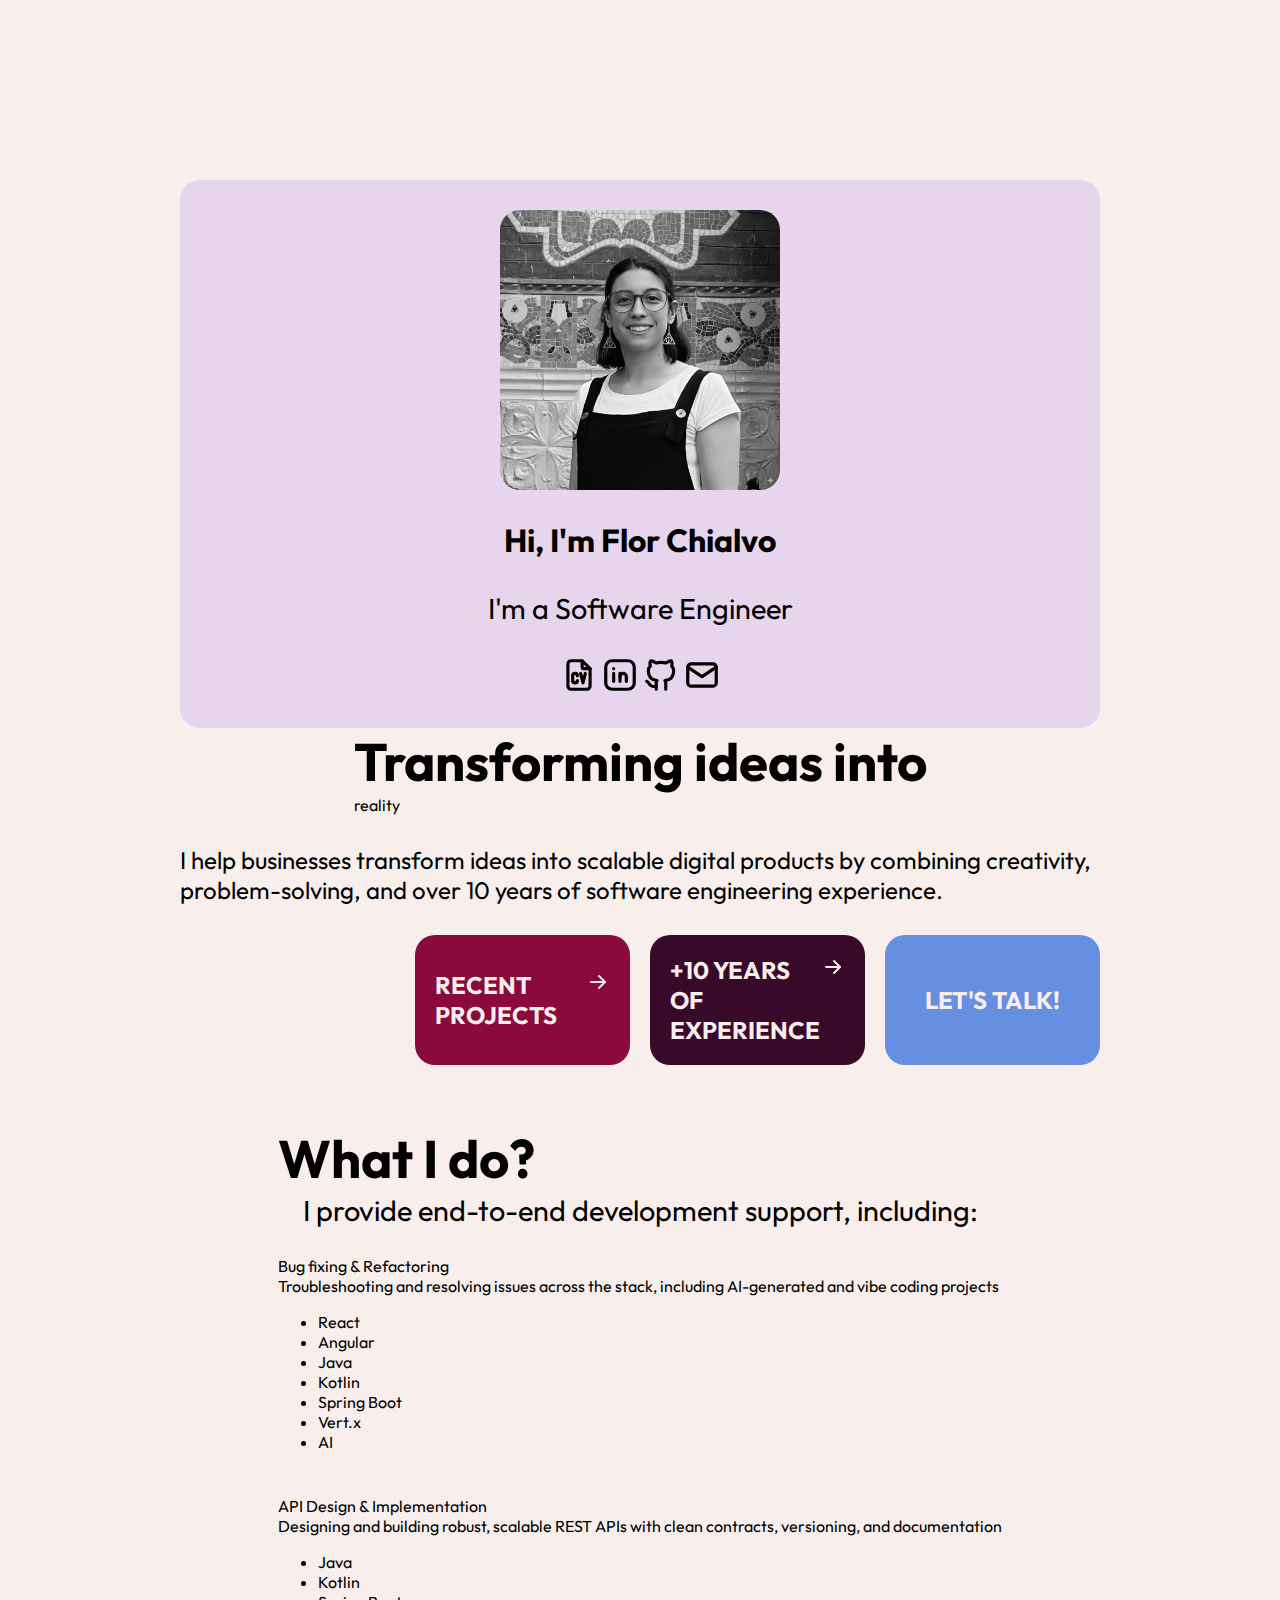
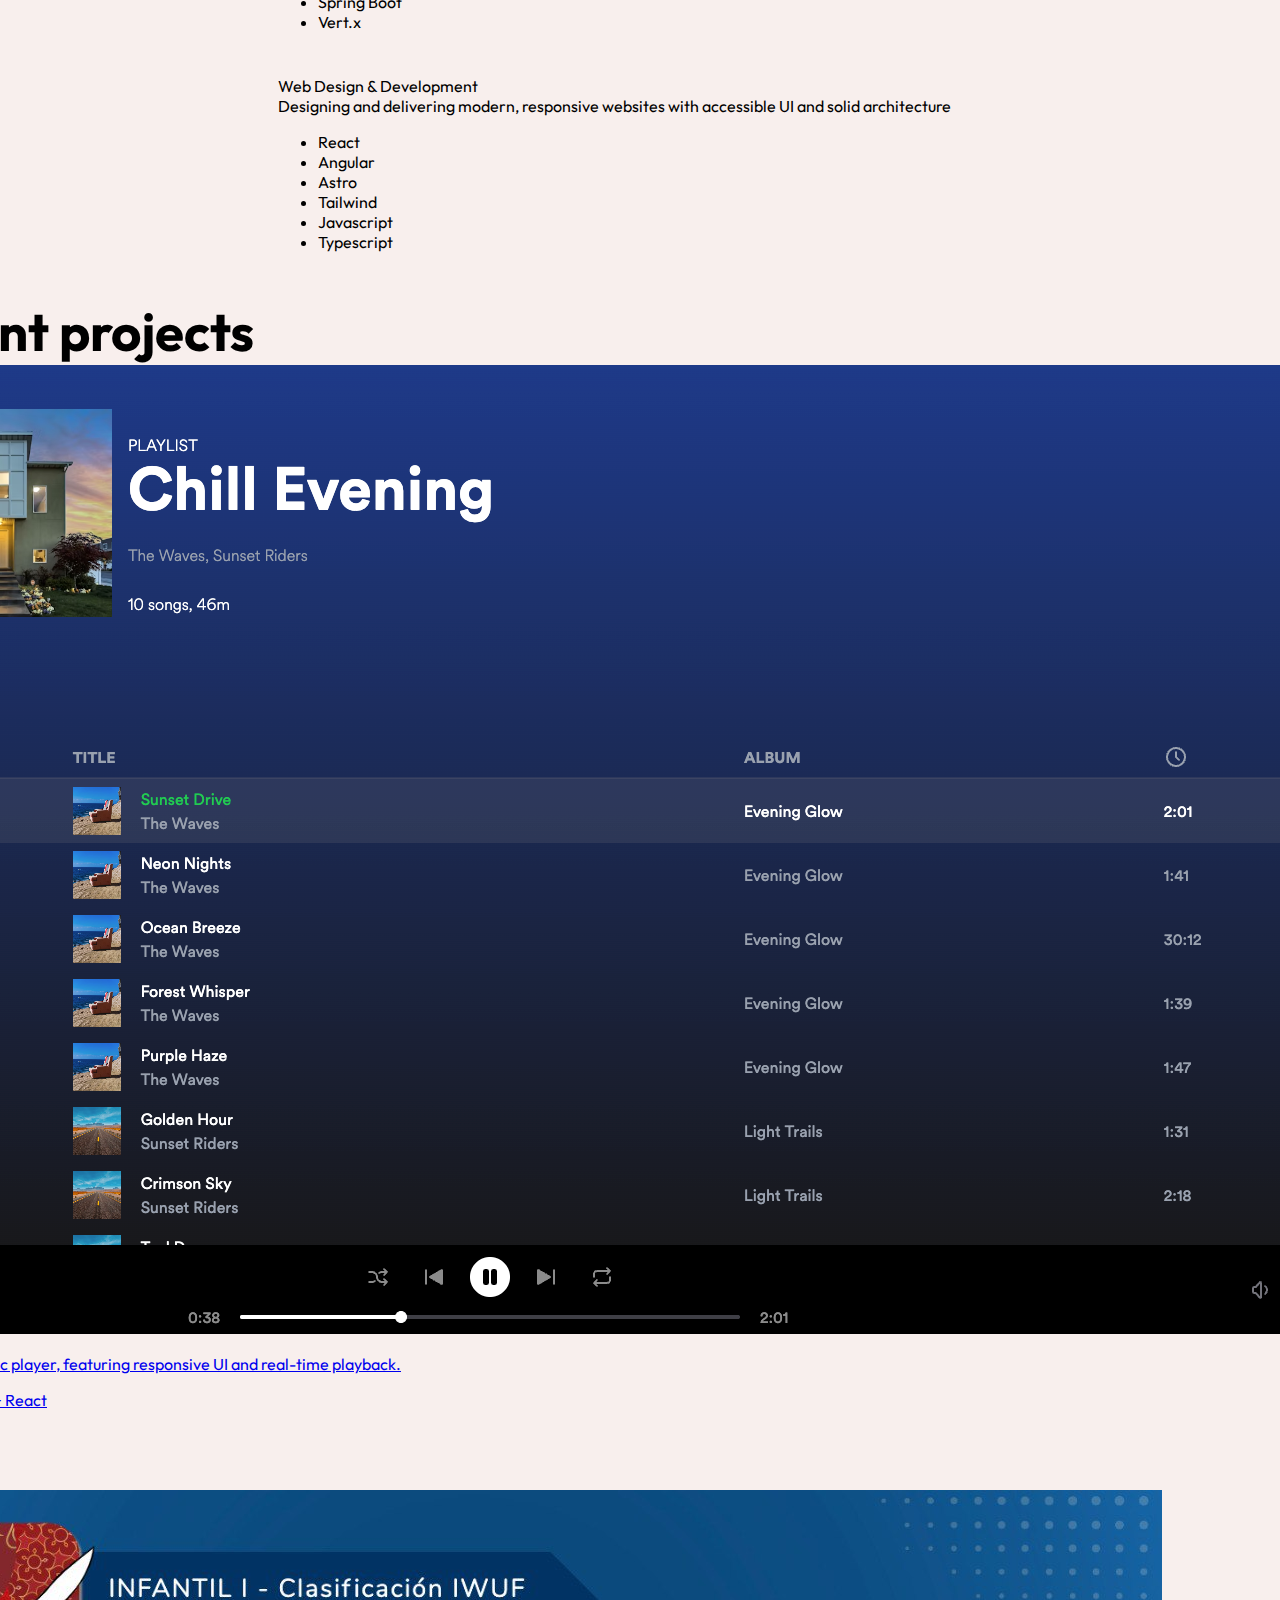
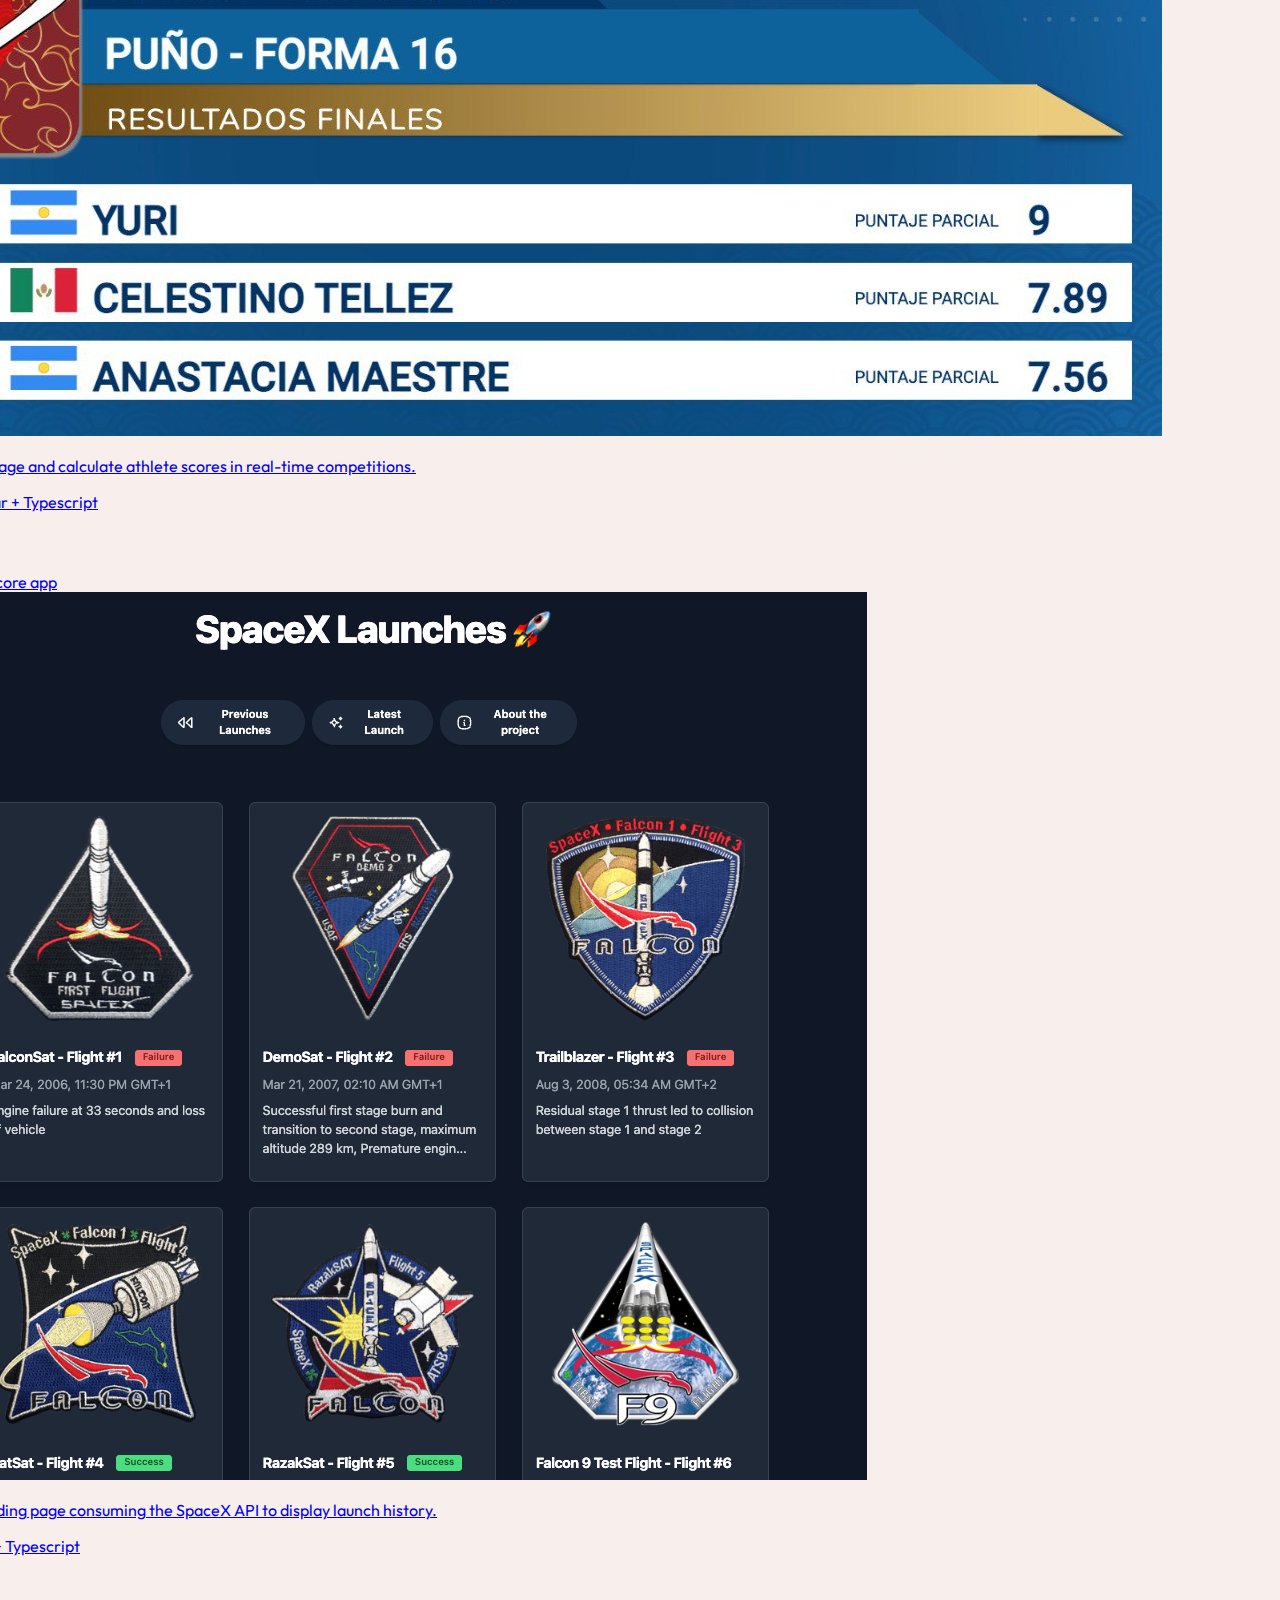
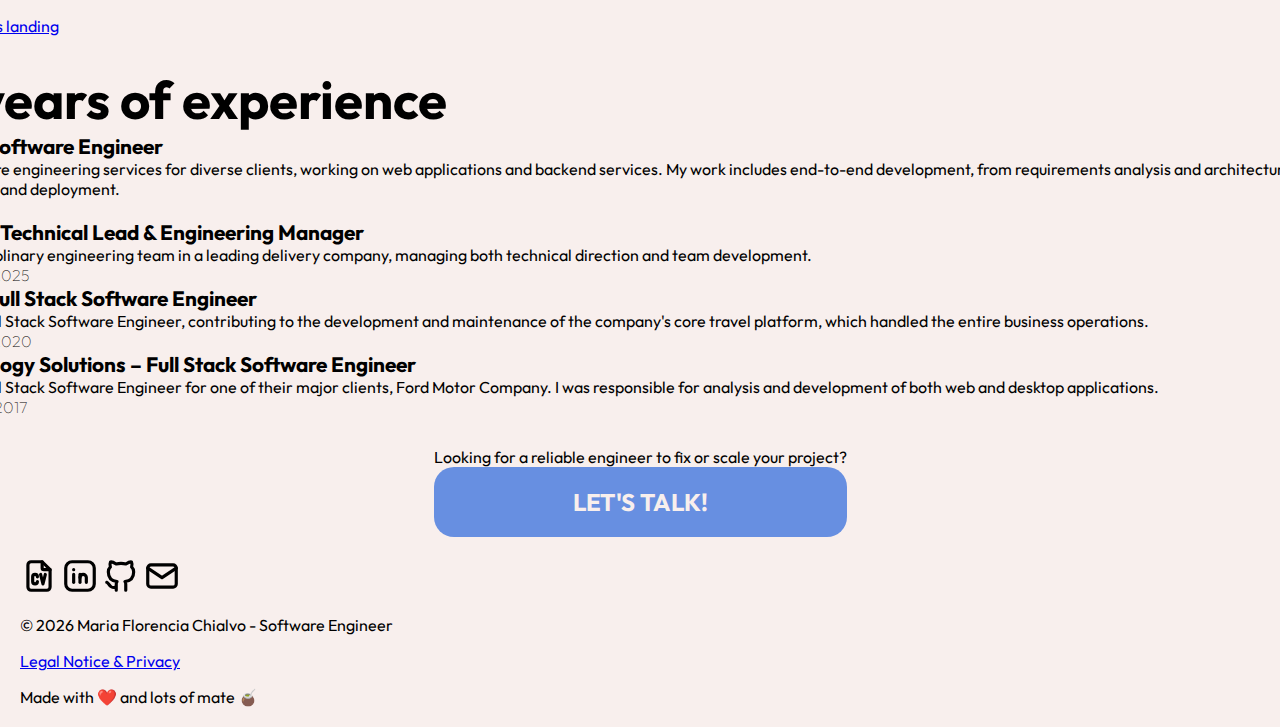
<file: index.html>
<!DOCTYPE html>
<html lang="en">

<head>
    <meta charset="UTF-8" />
    <meta name="viewport" content="width=device-width, initial-scale=1.0" />
    <title>Flor Chialvo - Software engineer freelancer, +10 years of experience | Web development </title>
    <meta name="description" content="Software engineer with +10 years of experience specializing in web development, API design, and bug fixing. Helping businesses transform ideas into scalable digital products using React, Angular, Java, and more.">
    <meta name="keywords" content="software engineer, freelancer, web development, API design, full stack developer, React, Angular, Java, Kotlin">
    <meta name="author" content="Maria Florencia Chialvo">
    <meta name="robots" content="index, follow">
    <meta name="google-site-verification" content="YblxzTEDmWrF8LyiA-99-ymofE1KCnouth_f-UUG0XE" />
	<meta name="theme-color" content="#8b0a3c"> 
    
    <meta property="og:url" content="https://florchial.github.io/about-me/">
    <meta property="og:type" content="website">
    <meta property="og:title" content="Flor Chialvo - Software Engineer freelancer | Web Development, API design and more...">
    <meta property="og:description" content="Software engineer with +10 years of experience specializing in web development, API design, and bug fixing.">
    <meta property="og:image" content="https://opengraph.b-cdn.net/production/images/cc0395c3-60d1-4d48-9b48-1987c5b6ea3b.png?token=F-rS5ltEDuI5r-HvCQqW8FuNJK2kA6BA2le_E4GmoVw&height=529&width=1200&expires=33294204571">
    
    <meta name="twitter:card" content="summary">
    <meta property="twitter:domain" content="florchial.github.io">
    <meta property="twitter:url" content="https://florchial.github.io/about-me/">
    <meta name="twitter:title" content="Flor Chialvo - Software Engineer freelancer | Web Development, API design and more...">
    <meta name="twitter:description" content="Software engineer with +10 years of experience specializing in web development, API design, and bug fixing.">
    <meta name="twitter:image" content="https://opengraph.b-cdn.net/production/images/cc0395c3-60d1-4d48-9b48-1987c5b6ea3b.png?token=F-rS5ltEDuI5r-HvCQqW8FuNJK2kA6BA2le_E4GmoVw&height=529&width=1200&expires=33294204571">

    <link rel="preconnect" href="https://fonts.googleapis.com">
    <link rel="preconnect" href="https://fonts.gstatic.com" crossorigin>
    <link href="https://fonts.googleapis.com/css2?family=Outfit:wght@100..900&display=swap" rel="stylesheet">
    <link rel="stylesheet" href="./docs/assets/css/style.css" />
    <link rel="icon" type="image/png" sizes="32x32" href="./docs/assets/img/favicon.png">
    <link rel="sitemap" type="application/xml" title="Sitemap" href="/sitemap.xml">
</head>

<body>
    <main>
        <section class="main-content">
            <article class="presentation">
                <aside class="personal-information">
                    <img class="profile-photo" src="./docs/assets/img/profile-photo.jpeg" alt="Maria Florencia Chialvo software Engineer profile photo" />
                    <header class="name">Hi, I'm Flor Chialvo</header>
                    <div class="subtitle">I'm a Software Engineer</div>
                    <footer class="contact">
                        <a href="./docs/assets/files/chialvo-mf-cv.pdf" target="_blank">
                            <svg width="24" height="24" viewBox="0 0 24 24" fill="none" stroke="currentColor"
                                stroke-width="2" stroke-linecap="round" stroke-linejoin="round"
                                class="icon icon-tabler icons-tabler-outline icon-tabler-file-cv">
                                <path stroke="none" d="M0 0h24v24H0z" fill="none" />
                                <path d="M14 3v4a1 1 0 0 0 1 1h4" />
                                <path d="M17 21h-10a2 2 0 0 1 -2 -2v-14a2 2 0 0 1 2 -2h7l5 5v11a2 2 0 0 1 -2 2z" />
                                <path d="M11 12.5a1.5 1.5 0 0 0 -3 0v3a1.5 1.5 0 0 0 3 0" />
                                <path d="M13 11l1.5 6l1.5 -6" />
                            </svg>
                        </a>
                        <a href="https://www.linkedin.com/in/maria-florencia-chialvo-75b77b143/" target="_blank">
                            <svg width="24" height="24" viewBox="0 0 24 24" fill="none" stroke-width="2"
                                stroke-linecap="round" stroke-linejoin="round"
                                class="icon icon-tabler icons-tabler-outline icon-tabler-brand-linkedin">
                                <path stroke="none" d="M0 0h24v24H0z" fill="none" />
                                <path d="M8 11v5" />
                                <path d="M8 8v.01" />
                                <path d="M12 16v-5" />
                                <path d="M16 16v-3a2 2 0 1 0 -4 0" />
                                <path d="M3 7a4 4 0 0 1 4 -4h10a4 4 0 0 1 4 4v10a4 4 0 0 1 -4 4h-10a4 4 0 0 1 -4 -4z" />
                            </svg>
                        </a>
                        <a href="https://github.com/florchial" target="_blank">
                            <svg width="24" height="24" viewBox="0 0 24 24" fill="none" stroke-width="2"
                                stroke-linecap="round" stroke-linejoin="round"
                                class="icon icon-tabler icons-tabler-outline icon-tabler-brand-github">
                                <path stroke="none" d="M0 0h24v24H0z" fill="none" />
                                <path
                                    d="M9 19c-4.3 1.4 -4.3 -2.5 -6 -3m12 5v-3.5c0 -1 .1 -1.4 -.5 -2c2.8 -.3 5.5 -1.4 5.5 -6a4.6 4.6 0 0 0 -1.3 -3.2a4.2 4.2 0 0 0 -.1 -3.2s-1.1 -.3 -3.5 1.3a12.3 12.3 0 0 0 -6.2 0c-2.4 -1.6 -3.5 -1.3 -3.5 -1.3a4.2 4.2 0 0 0 -.1 3.2a4.6 4.6 0 0 0 -1.3 3.2c0 4.6 2.7 5.7 5.5 6c-.6 .6 -.6 1.2 -.5 2v3.5" />
                            </svg>
                        </a>
                        <a href="mailto:mf.chialvo@gmail.com" target="_blank">
                            <svg width="24" height="24" viewBox="0 0 24 24" fill="none" stroke="currentColor"
                                stroke-width="2" stroke-linecap="round" stroke-linejoin="round"
                                class="icon icon-tabler icons-tabler-outline icon-tabler-mail">
                                <path stroke="none" d="M0 0h24v24H0z" fill="none" />
                                <path
                                    d="M3 7a2 2 0 0 1 2 -2h14a2 2 0 0 1 2 2v10a2 2 0 0 1 -2 2h-14a2 2 0 0 1 -2 -2v-10z" />
                                <path d="M3 7l9 6l9 -6" />
                            </svg>
                        </a>
                    </footer>
                </aside>
                <div class="experience-and-proyects">
                    <div class="presentation-title">
                        <div class="title"> Transforming ideas into </div>
                        <div class="reality">reality</div>
                    </div>
                    <div class="abstract">
                        I help businesses transform ideas into scalable digital products by combining creativity,
                        problem-solving, and over 10 years of software engineering experience.
                    </div>
                    <div class="highlights">
                        <a class="highlight" id="whatido-highlight" href="#whatido-detail">
                            <div class="highlight-link">
                                <div>WHAT I DO?</div>
                                <svg class="highlight-icon" width="24" height="24" viewBox="0 0 24 24" fill="none"
                                    stroke="currentColor" stroke-width="2" stroke-linecap="round"
                                    stroke-linejoin="round"
                                    class="icon icon-tabler icons-tabler-outline icon-tabler-arrow-right">
                                    <path stroke="none" d="M0 0h24v24H0z" fill="none" />
                                    <path d="M5 12l14 0" />
                                    <path d="M13 18l6 -6" />
                                    <path d="M13 6l6 6" />
                                </svg>

                            </div>
                        </a>
                        <a class="highlight" id="projects-highlight" href="#projects-detail">
                            <div class="highlight-link">
                                <div>RECENT PROJECTS</div>
                                <svg class="highlight-icon" width="24" height="24" viewBox="0 0 24 24" fill="none"
                                    stroke="currentColor" stroke-width="2" stroke-linecap="round"
                                    stroke-linejoin="round"
                                    class="icon icon-tabler icons-tabler-outline icon-tabler-arrow-right">
                                    <path stroke="none" d="M0 0h24v24H0z" fill="none" />
                                    <path d="M5 12l14 0" />
                                    <path d="M13 18l6 -6" />
                                    <path d="M13 6l6 6" />
                                </svg>
                            </div>
                        </a>
                        <a class="highlight" id="experience-highlight" href="#experience-detail">
                            <div class="highlight-link">
                                <div>+10 YEARS OF EXPERIENCE</div>
                                <svg class="highlight-icon" width="24" height="24" viewBox="0 0 24 24" fill="none"
                                    stroke="currentColor" stroke-width="2" stroke-linecap="round"
                                    stroke-linejoin="round"
                                    class="icon icon-tabler icons-tabler-outline icon-tabler-arrow-right">
                                    <path stroke="none" d="M0 0h24v24H0z" fill="none" />
                                    <path d="M5 12l14 0" />
                                    <path d="M13 18l6 -6" />
                                    <path d="M13 6l6 6" />
                                </svg>

                            </div>
                        </a>
                        <a class="highlight" id="talk-highlight" href="mailto:mf.chialvo@gmail.com" target="_blank">
                            <div class="highlight-link">
                                <div>LET'S TALK!</div>
                            </div>
                        </a>
                    </div>
                </div>
            </article>
            <section class="content-detail">
                <div id="whatido-detail" class="detail">
                    <div class="title">What I do?</div>
                    <div class="subtitle">I provide end-to-end development support, including:</div>
                    <div class="services-grid">
                        <div class="service">
                            <div> <svg xmlns="http://www.w3.org/2000/svg" width="24" height="24" viewBox="0 0 24 24"
                                    fill="none" stroke-width="2" stroke-linecap="round" stroke-linejoin="round"
                                    class="icon icon-tabler icons-tabler-outline icon-tabler-bug">
                                    <path stroke="none" d="M0 0h24v24H0z" fill="none" />
                                    <path d="M9 9v-1a3 3 0 0 1 6 0v1" />
                                    <path d="M8 9h8a6 6 0 0 1 1 3v3a5 5 0 0 1 -10 0v-3a6 6 0 0 1 1 -3" />
                                    <path d="M3 13l4 0" />
                                    <path d="M17 13l4 0" />
                                    <path d="M12 20l0 -6" />
                                    <path d="M4 19l3.35 -2" />
                                    <path d="M20 19l-3.35 -2" />
                                    <path d="M4 7l3.75 2.4" />
                                    <path d="M20 7l-3.75 2.4" />
                                </svg> </div>
                            <div class="service-header">Bug fixing & Refactoring</div>
                            <div class="service-content">
                                Troubleshooting and resolving issues across the stack, including AI-generated and vibe
                                coding projects
                            </div>
                            <div></div>
                            <ul class="tags" aria-label="Technologies">
                                <li>React</li>
                                <li>Angular</li>
                                <li>Java</li>
                                <li>Kotlin</li>
                                <li>Spring Boot</li>
                                <li>Vert.x</li>
                                <li>AI</li>
                            </ul>
                        </div>
                        <div class="service">
                            <div>
                                <svg xmlns="http://www.w3.org/2000/svg" width="24" height="24" viewBox="0 0 24 24"
                                    fill="none" stroke="currentColor" stroke-width="2" stroke-linecap="round"
                                    stroke-linejoin="round"
                                    class="icon icon-tabler icons-tabler-outline icon-tabler-bulb">
                                    <path stroke="none" d="M0 0h24v24H0z" fill="none" />
                                    <path d="M3 12h1m8 -9v1m8 8h1m-15.4 -6.4l.7 .7m12.1 -.7l-.7 .7" />
                                    <path
                                        d="M9 16a5 5 0 1 1 6 0a3.5 3.5 0 0 0 -1 3a2 2 0 0 1 -4 0a3.5 3.5 0 0 0 -1 -3" />
                                    <path d="M9.7 17l4.6 0" />
                                </svg>
                            </div>
                            <div class="service-header">API Design & Implementation</div>
                            <div class="service-content">
                                Designing and building robust, scalable REST APIs with clean contracts, versioning, and
                                documentation
                            </div>
                            <ul class="tags" aria-label="Technologies">
                                <li>Java</li>
                                <li>Kotlin</li>
                                <li>Spring Boot</li>
                                <li>Vert.x</li>
                            </ul>
                        </div>
                        <div class="service">
                            <div>
                                <svg xmlns="http://www.w3.org/2000/svg" width="24" height="24" viewBox="0 0 24 24"
                                    fill="none" stroke="currentColor" stroke-width="2" stroke-linecap="round"
                                    stroke-linejoin="round"
                                    class="icon icon-tabler icons-tabler-outline icon-tabler-app-window">
                                    <path stroke="none" d="M0 0h24v24H0z" fill="none" />
                                    <path
                                        d="M3 5m0 2a2 2 0 0 1 2 -2h14a2 2 0 0 1 2 2v10a2 2 0 0 1 -2 2h-14a2 2 0 0 1 -2 -2z" />
                                    <path d="M6 8h.01" />
                                    <path d="M9 8h.01" />
                                </svg>
                            </div>
                            <div class="service-header">Web Design & Development</div>
                            <div class="service-content">
                                Designing and delivering modern, responsive websites with accessible UI and solid
                                architecture
                            </div>
                            <ul class="tags" aria-label="Technologies">
                                <li>React</li>
                                <li>Angular</li>
                                <li>Astro</li>
                                <li>Tailwind</li>
                                <li>Javascript</li>
                                <li>Typescript</li>
                            </ul>
                        </div>
                    </div>
                </div>
                <div id="projects-detail" class="detail">
                    <div class="title">Recent projects</div>
                    <div class="projects-grid">
                        <a href="https://github.com/florchial/spotify-astro-clone" target="_blank">
                            <div class="project">
                                <img class="project-photo" src="./docs/assets/img/music-player.png"
                                    alt="Screenshot of Spotify-like music player interface showing dark theme and playlist view" />
                                <div class="project-information">
                                    <p>Spotify-like music player, featuring responsive UI and real-time playback.</p>
                                    <p>Built with Astro + React</p>
                                    <p>View project
                                        <svg width="24" height="24" viewBox="0 0 24 24" fill="none" stroke-width="2"
                                            stroke-linecap="round" stroke-linejoin="round"
                                            class="icon icon-tabler icons-tabler-outline icon-tabler-trending-up">
                                            <path stroke="none" d="M0 0h24v24H0z" fill="none" />
                                            <path d="M3 17l6 -6l4 4l8 -8" />
                                            <path d="M14 7l7 0l0 7" />
                                        </svg>
                                    </p>
                                </div>
                                <div class="project-name">Music player</div>
                            </div>
                        </a>
                        <a href="https://github.com/florchial/athlete-scoring-app" target="_blank">
                            <div class="project">
                                <img class="project-photo" src="./docs/assets/img/athlete-score-app.jpg"
                                    alt="Screenshot of athlete scoring application showing competition leaderboard" />
                                <div class="project-information">
                                    <p>Web app to manage and calculate athlete scores in real-time competitions.</p>
                                    <p>Built with Angular + Typescript</p>
                                    <p>View project
                                        <svg width="24" height="24" viewBox="0 0 24 24" fill="none" stroke-width="2"
                                            stroke-linecap="round" stroke-linejoin="round"
                                            class="icon icon-tabler icons-tabler-outline icon-tabler-trending-up">
                                            <path stroke="none" d="M0 0h24v24H0z" fill="none" />
                                            <path d="M3 17l6 -6l4 4l8 -8" />
                                            <path d="M14 7l7 0l0 7" />
                                        </svg>
                                    </p>
                                </div>
                                <div class="project-name">Championship score app</div>
                            </div>
                        </a>

                    <a href="https://github.com/florchial/space-launches-website" target="_blank">
                        <div class="project">
                            <img class="project-photo" src="./docs/assets/img/spaceX-launches.png"
                                alt="Screenshot of SpaceX launches website displaying mission details and launch history" />
                            <div class="project-information">
                                <p>Data-driven landing page consuming the SpaceX API to display launch history.</p>
                                <p>Built with Astro + Typescript</p>
                                <p>View project
                                    <svg width="24" height="24" viewBox="0 0 24 24" fill="none" stroke-width="2"
                                        stroke-linecap="round" stroke-linejoin="round"
                                        class="icon icon-tabler icons-tabler-outline icon-tabler-trending-up">
                                        <path stroke="none" d="M0 0h24v24H0z" fill="none" />
                                        <path d="M3 17l6 -6l4 4l8 -8" />
                                        <path d="M14 7l7 0l0 7" />
                                    </svg>
                                </p>
                            </div>
                            <div class="project-name">SpaceX launches landing</div>
                        </div>
                    </a>
                </div>
                </div>
                <div id="experience-detail" class="detail">
                    <div class="title">+10 years of experience</div>
                    <div class="single-experience">
                        <div class="single-experience-header">Freelancer Software Engineer</div>
                        <div class="single-experience-content">
                            I provide software engineering services for diverse clients, working on web applications and
                            backend services. My work includes end-to-end development, from requirements analysis and
                            architecture design to implementation and deployment.
                        </div>
                        <div class="single-experience-date">Present</div>
                    </div>
                    <div class="single-experience">
                        <div class="single-experience-header">PedidosYa – Technical Lead & Engineering Manager</div>
                        <div class="single-experience-content">I led a multidisciplinary engineering team in a leading
                            delivery company, managing both
                            technical direction and team development.
                        </div>
                        <div class="single-experience-date">Jul 2020 - Mar 2025</div>
                    </div>
                    <div class="single-experience">
                        <div class="single-experience-header">Almundo – Full Stack Software Engineer</div>
                        <div class="single-experience-content">I worked as a Full Stack Software Engineer, contributing
                            to the development and maintenance of the company's core travel platform, which handled the
                            entire business operations.
                        </div>
                        <div class="single-experience-date">Nov 2017 - Jun 2020</div>
                    </div>
                    <div class="single-experience">
                        <div class="single-experience-header">BDF Technology Solutions – Full Stack Software Engineer
                        </div>
                        <div class="single-experience-content">
                            I worked as a Full Stack Software Engineer for one of their major clients, Ford Motor
                            Company. I was
                            responsible for analysis and development of both web and desktop applications.
                        </div>
                        <div class="single-experience-date">Mar 2014 - Oct 2017</div>
                    </div>
                </div>
                <div class="outro">
                    <div>Looking for a reliable engineer to fix or scale your project?</div>
                    <a class="highlight" id="talk-highlight" href="mailto:mf.chialvo@gmail.com" target="_blank">
                        <div class="highlight-link">
                            <div>LET'S TALK!</div>
                        </div>
                    </a>
                </div>
            </section>
        </section>
    </main>
    <footer>
        <div class="footer-content">
            <div class="contact-footer">
                <div class="contact">
                    <a href="./docs/assets/files/chialvo-mf-cv.pdf" target="_blank">
                        <svg width="24" height="24" viewBox="0 0 24 24" fill="none" stroke="currentColor"
                            stroke-width="2" stroke-linecap="round" stroke-linejoin="round"
                            class="icon icon-tabler icons-tabler-outline icon-tabler-file-cv">
                            <path stroke="none" d="M0 0h24v24H0z" fill="none" />
                            <path d="M14 3v4a1 1 0 0 0 1 1h4" />
                            <path d="M17 21h-10a2 2 0 0 1 -2 -2v-14a2 2 0 0 1 2 -2h7l5 5v11a2 2 0 0 1 -2 2z" />
                            <path d="M11 12.5a1.5 1.5 0 0 0 -3 0v3a1.5 1.5 0 0 0 3 0" />
                            <path d="M13 11l1.5 6l1.5 -6" />
                        </svg>
                    </a>
                    <a href="https://www.linkedin.com/in/maria-florencia-chialvo-75b77b143/" target="_blank">
                        <svg width="24" height="24" viewBox="0 0 24 24" fill="none" stroke-width="2"
                            stroke-linecap="round" stroke-linejoin="round"
                            class="icon icon-tabler icons-tabler-outline icon-tabler-brand-linkedin">
                            <path stroke="none" d="M0 0h24v24H0z" fill="none" />
                            <path d="M8 11v5" />
                            <path d="M8 8v.01" />
                            <path d="M12 16v-5" />
                            <path d="M16 16v-3a2 2 0 1 0 -4 0" />
                            <path d="M3 7a4 4 0 0 1 4 -4h10a4 4 0 0 1 4 4v10a4 4 0 0 1 -4 4h-10a4 4 0 0 1 -4 -4z" />
                        </svg>
                    </a>
                    <a href="https://github.com/florchial" target="_blank">
                        <svg width="24" height="24" viewBox="0 0 24 24" fill="none" stroke-width="2"
                            stroke-linecap="round" stroke-linejoin="round"
                            class="icon icon-tabler icons-tabler-outline icon-tabler-brand-github">
                            <path stroke="none" d="M0 0h24v24H0z" fill="none" />
                            <path
                                d="M9 19c-4.3 1.4 -4.3 -2.5 -6 -3m12 5v-3.5c0 -1 .1 -1.4 -.5 -2c2.8 -.3 5.5 -1.4 5.5 -6a4.6 4.6 0 0 0 -1.3 -3.2a4.2 4.2 0 0 0 -.1 -3.2s-1.1 -.3 -3.5 1.3a12.3 12.3 0 0 0 -6.2 0c-2.4 -1.6 -3.5 -1.3 -3.5 -1.3a4.2 4.2 0 0 0 -.1 3.2a4.6 4.6 0 0 0 -1.3 3.2c0 4.6 2.7 5.7 5.5 6c-.6 .6 -.6 1.2 -.5 2v3.5" />
                        </svg>
                    </a>
                    <a href="mailto:mf.chialvo@gmail.com" target="_blank">
                        <svg width="24" height="24" viewBox="0 0 24 24" fill="none" stroke="currentColor"
                            stroke-width="2" stroke-linecap="round" stroke-linejoin="round"
                            class="icon icon-tabler icons-tabler-outline icon-tabler-mail">
                            <path stroke="none" d="M0 0h24v24H0z" fill="none" />
                            <path d="M3 7a2 2 0 0 1 2 -2h14a2 2 0 0 1 2 2v10a2 2 0 0 1 -2 2h-14a2 2 0 0 1 -2 -2v-10z" />
                            <path d="M3 7l9 6l9 -6" />
                        </svg>
                    </a>
                </div>
            </div>
            <p>© <span id="year"></span> Maria Florencia Chialvo - Software Engineer</p>
            <p><a href="./legal-en.html" target="_blank" class="footer-anchor">Legal Notice & Privacy</a></p>
            <p>Made with ❤️ and lots of mate 🧉</p>
        </div>
    </footer>

    <script>
        document.getElementById("year").textContent = new Date().getFullYear();
    </script>
</body>

</html>
</file>
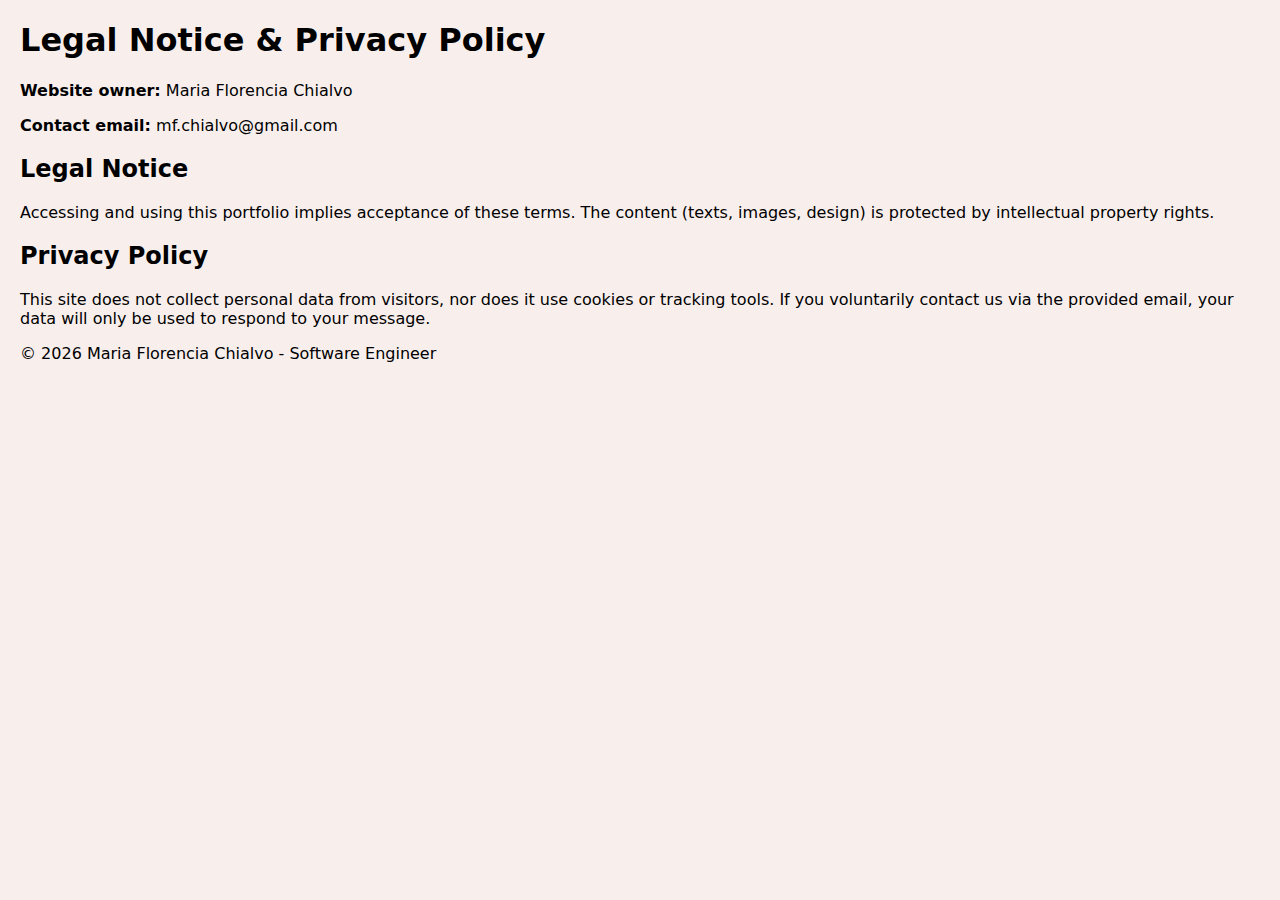
<file: legal-en.html>
<!DOCTYPE html>
<html lang="en">

<head>
    <meta charset="UTF-8">
    <meta name="viewport" content="width=device-width, initial-scale=1.0">
    <link rel="stylesheet" href="./docs/assets/css/style.css" />
    <title>Legal Notice & Privacy Policy</title>
</head>

<body>
    <div>
        <h1>Legal Notice & Privacy Policy</h1>

        <p><strong>Website owner:</strong> Maria Florencia Chialvo</p>
        <p><strong>Contact email:</strong> mf.chialvo@gmail.com</p>

        <h2>Legal Notice</h2>
        <p>Accessing and using this portfolio implies acceptance of these terms. The content (texts, images, design) is
            protected by intellectual property rights.</p>

        <h2>Privacy Policy</h2>
        <p>This site does not collect personal data from visitors, nor does it use cookies or tracking tools. If you
            voluntarily contact us via the provided email, your data will only be used to respond to your message.</p>
    </div>
    <footer>
        <p>© <span id="year"></span> Maria Florencia Chialvo - Software Engineer</p>
    </footer>
    <script>
        document.getElementById("year").textContent = new Date().getFullYear();
    </script>
</body>

</html>
</file>
<file: docs/assets/css/style.css>
:root {
  --main-color: #39092a; 
  --secondary-color: #e7d5ed; 
  --accent-color: #8b0a3c;    
  --tertiary-color: #678fe1;      
  --background-color: #f8efed;
  --text-color: black; 
  scroll-behavior: smooth;   
}


body {
    font-family: "Outfit", "Outfit Placeholder", system-ui, -apple-system, BlinkMacSystemFont, 'Segoe UI', Roboto, Oxygen, Ubuntu, Cantarell, 'Open Sans', 'Helvetica Neue', sans-serif;
    background-color: var(--background-color);
    box-sizing: border-box;
    margin: 20px;
    padding: 0;
}

.main-content {
    display: flex;
    gap: 40px;
    justify-content: center;
    align-items: center;
    flex-wrap: wrap;
    padding: 160px 160px 0;
}

.personal-information {
    background-color: var(--secondary-color);
    padding: 30px;
    display: flex;
    flex-direction: column;
    gap: 30px;
    border-radius: 20px;
    justify-content: center;
    align-items: center;
    position: sticky;
    inset: 20px;
    align-self: flex-start;
}

.contact svg {
  width: 38px;
  height: 38px;
  stroke: var(--text-color);
}

.contact a {
    text-decoration: none
}

.experience-and-proyects{
    display: flex;
    flex-direction: column;
    justify-content: center;
    align-items: center;
    align-self: stretch;
    gap: 30px;
    flex: 0.5 0.25 30%;
}

.profile-photo {
    width: 280px;
    border-radius: 20px;
}

.name {
    font-size: 2rem;
    font-weight: bolder;
    text-align: center;
} 

.title {
    font-size: 3.3rem;
    font-weight: bolder;
} 

.subtitle {
    font-size: 1.8rem;
    text-align: center;
}

.abstract {
    font-size: 1.5rem;
}

.highlights {
    display: flex;
    flex-direction: row;
    flex-wrap: wrap;
    justify-content: center;
    align-items: center;
    gap: 20px;
}

.highlight-link{
    display: flex;
    flex-direction: row;
    justify-content: center;
}

.highlight-icon{
    align-self: baseline;
    flex-shrink: 0;
}

.icon {
    color: var(--background-color);
}

.highlight{
    color: var(--background-color);
    font-size: 1.5rem;
    padding: 20px;
    border-radius: 20px;
    font-weight: bold;
    align-self: stretch;
    justify-content: center;
    align-items: center;
    display: flex;
    gap: 20px;
    flex: 1;
    text-decoration: none;
}

#projects-highlight {
    background-color: var(--accent-color);
    
}

#experience-highlight {
    background-color: var(--main-color);
    
}

#talk-highlight {
    background-color: var(--tertiary-color);
}

.single-experience-header {
    font-size: 1.3rem;
    font-weight: bold;
}

.single-experience-content {
    font-size: 1rem;
}

.single-experience-date {
    font-weight: lighter;
}

.content-detail {
    gap: 30px;
    display: flex;
    flex-wrap: wrap;
    justify-content: center;
    flex-direction: column;
    align-items: center;
    margin-left: auto;
    flex-basis: 50%;
    padding: 20px 100px 20px 100px;
}

@media (max-width: 600px) {
 .personal-information {
    position: relative;
    align-self: stretch;
    inset: 0px;
 }
}
</file>
